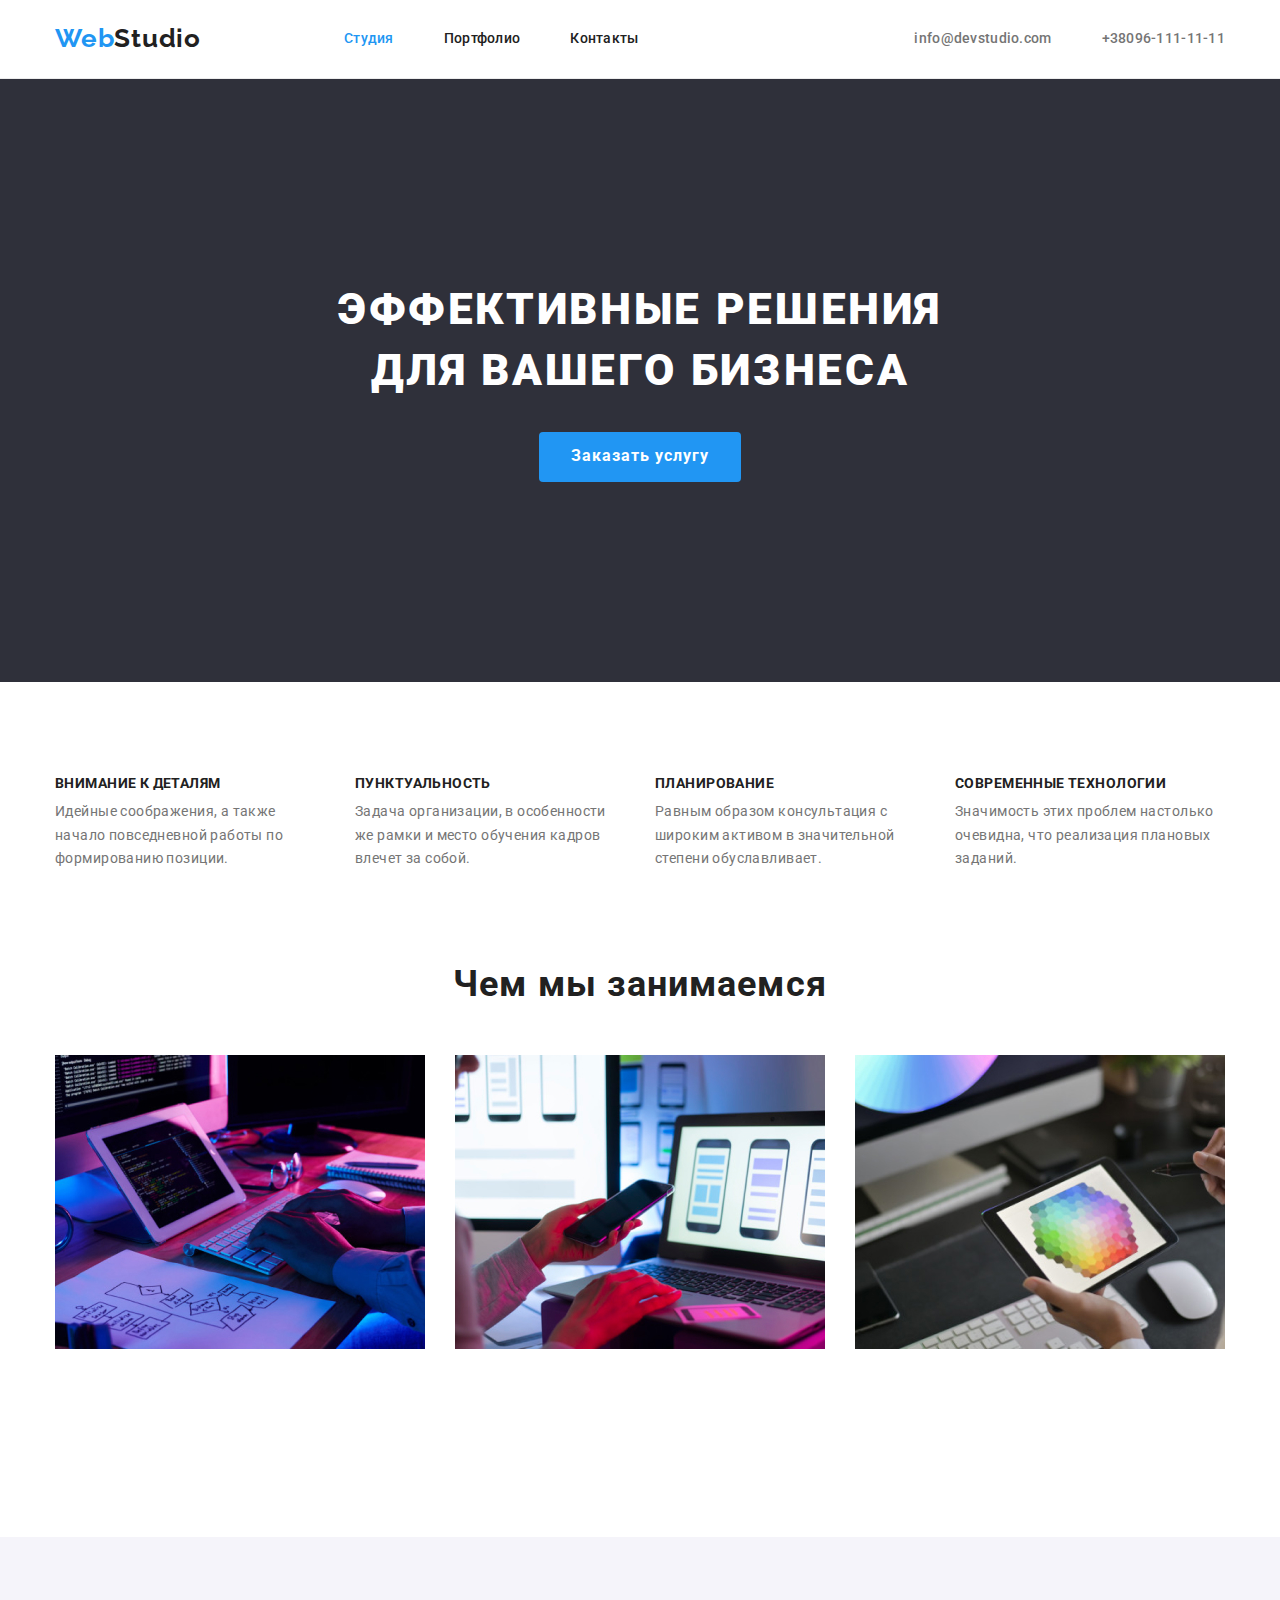
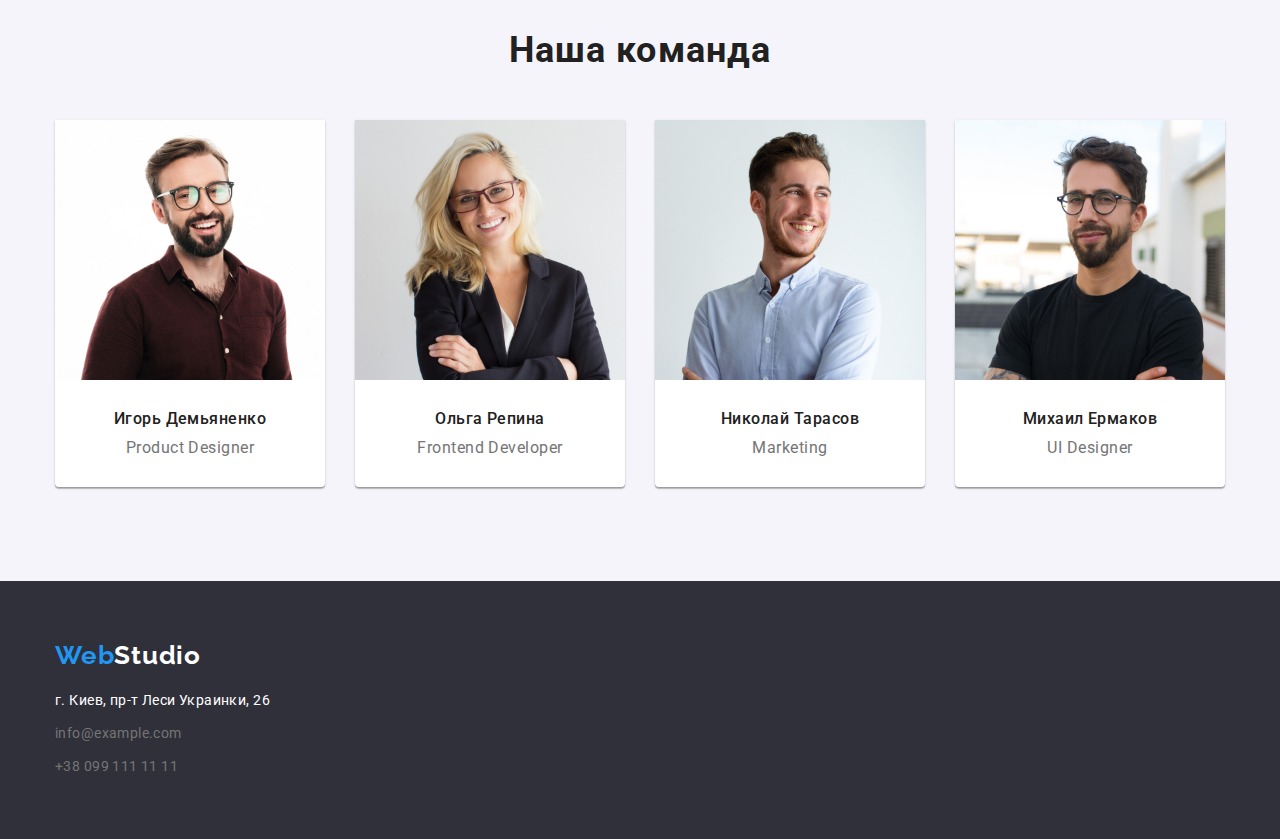
<file: index.html>
<!DOCTYPE html>
<html lang="ru">
  <head>
    <meta charset="UTF-8" />
    <meta http-equiv="X-UA-Compatible" content="IE=edge" />
    <meta name="viewport" content="width=device-width, initial-scale=1.0" />
    <title>Web-studio</title>
    <link rel="preconnect" href="https://fonts.googleapis.com" />
    <link rel="preconnect" href="https://fonts.gstatic.com" crossorigin />
    <link
      href="https://fonts.googleapis.com/css2?family=Raleway:wght@700&family=Roboto:wght@400;500;700;900&display=swap"
      rel="stylesheet"
    />
    <link
      rel="stylesheet"
      href="https://cdnjs.cloudflare.com/ajax/libs/modern-normalize/1.1.0/modern-normalize.min.css
"
    />
    <link rel="stylesheet" href="./css/style.css" />
  </head>
  <body class="body">
    <!-- Шапка сайта -->
    <header class="header">
      <div class="container">
        <nav class="header-title">
          <a href="./index.html" class="header-logo-nav">
            <span class="header-logo-web">Web</span
            ><span class="header-logo-studio">Studio</span>
          </a>
          <ul class="header-list">
            <li class="header-item">
              <a href="./index.html" class="header-link current">Студия</a>
            </li>
            <li class="header-item">
              <a href="./portfolio.html" class="header-link">Портфолио</a>
            </li>
            <li class="header-item">
              <a href="" class="header-link">Контакты</a>
            </li>
          </ul>
        </nav>
        <ul class="header-list-connect">
          <li class="header-item-connection">
            <a href="mailto:info@devstudio.com" class="header-link-mail"
              >info@devstudio.com</a
            >
          </li>
          <li class="header-item-connection">
            <a href="tel:+380961111111" class="header-link-tel"
              >+38096-111-11-11</a
            >
          </li>
        </ul>
      </div>
    </header>

    <main class="main">
      <!-- Герой -->
      <section class="hero">
        <div class="container flex">
          <h1 class="hero-caption">Эффективные решения для вашего бизнеса</h1>
          <button type="button" class="hero-btn">Заказать услугу</button>
        </div>
      </section>
      <!-- Контент -->
      <section class="content">
        <div class="container">
          <div class="content-section">
            <ul class="content-list">
              <li class="content-item">
                <h2 class="content-caption">Внимание к деталям</h2>
                <p class="content-text">
                  Идейные соображения, а также начало повседневной работы по
                  формированию позиции.
                </p>
              </li>
              <li class="content-item">
                <h2 class="content-caption">Пунктуальность</h2>
                <p class="content-text">
                  Задача организации, в особенности же рамки и место обучения
                  кадров влечет за собой.
                </p>
              </li>
              <li class="content-item">
                <h2 class="content-caption">Планирование</h2>
                <p class="content-text">
                  Равным образом консультация с широким активом в значительной
                  степени обуславливает.
                </p>
              </li>
              <li class="content-item">
                <h2 class="content-caption">Современные технологии</h2>
                <p class="content-text">
                  Значимость этих проблем настолько очевидна, что реализация
                  плановых заданий.
                </p>
              </li>
            </ul>
          </div>
        </div>
      </section>
      <!-- Род занятий -->
      <section class="employment">
        <div class="container employment">
          <h2 class="employment-caption">Чем мы занимаемся</h2>
          <ul class="employment-list">
            <li class="employment-item">
              <img
                src="./image/img.jpg"
                alt="кодирование-на-планшете"
                class="image"
              />
            </li>
            <li class="employment-item">
              <img
                src="./image/tel-in-hand.jpg"
                alt="телефон-в-руках"
                class="image"
              />
            </li>
            <li class="employment-item">
              <img
                src="./image/leptop.jpg"
                alt="выбор-цвета-на-планшете"
                class="image"
              />
            </li>
          </ul>
        </div>
      </section>
      <!-- Команда работников -->
      <section class="team">
        <div class="container team">
          <h2 class="team-caption">Наша команда</h2>
          <ul class="team-list">
            <li class="team-item">
              <img src="./image/igor-d.jpg" alt="" width="270" class="image" />
              <h3 class="team-name">Игорь Демьяненко</h3>
              <p class="team-text">Product Designer</p>
            </li>
            <li class="team-item">
              <img src="./image/olg-r.jpg " alt="" width="270" class="image" />
              <h3 class="team-name">Ольга Репина</h3>
              <p class="team-text">Frontend Developer</p>
            </li>
            <li class="team-item">
              <img src="./image/nicolay.jpg" alt="" width="270" class="image" />
              <h3 class="team-name">Николай Тарасов</h3>
              <p class="team-text">Marketing</p>
            </li>
            <li class="team-item">
              <img
                src="./image/myhail-e.jpg"
                alt=""
                width="270"
                class="image"
              />
              <h3 class="team-name">Михаил Ермаков</h3>
              <p class="team-text">UI Designer</p>
            </li>
          </ul>
        </div>
      </section>
    </main>
    <!-- Футер страницы -->
    <footer class="footer">
      <div class="container footers">
        <a href="./index.html" class="footer-logo-nav">
          <span class="footer-logo-web">Web</span
          ><span class="footer-logo-studio">Studio</span>
        </a>
        <address class="footer-address">
          <ul class="footer-list">
            <li class="footer-item">
              <a href="" class="adds">г. Киев, пр-т Леси Украинки, 26</a>
            </li>
            <li class="footer-item">
              <a href="mailto:info@example.com" class="footer-link-mail"
                >info@example.com</a
              >
            </li>
            <li class="footer-item">
              <a href="+380991111111" class="footer-link-tel"
                >+38 099 111 11 11</a
              >
            </li>
          </ul>
        </address>
      </div>
    </footer>
  </body>
</html>
</file>
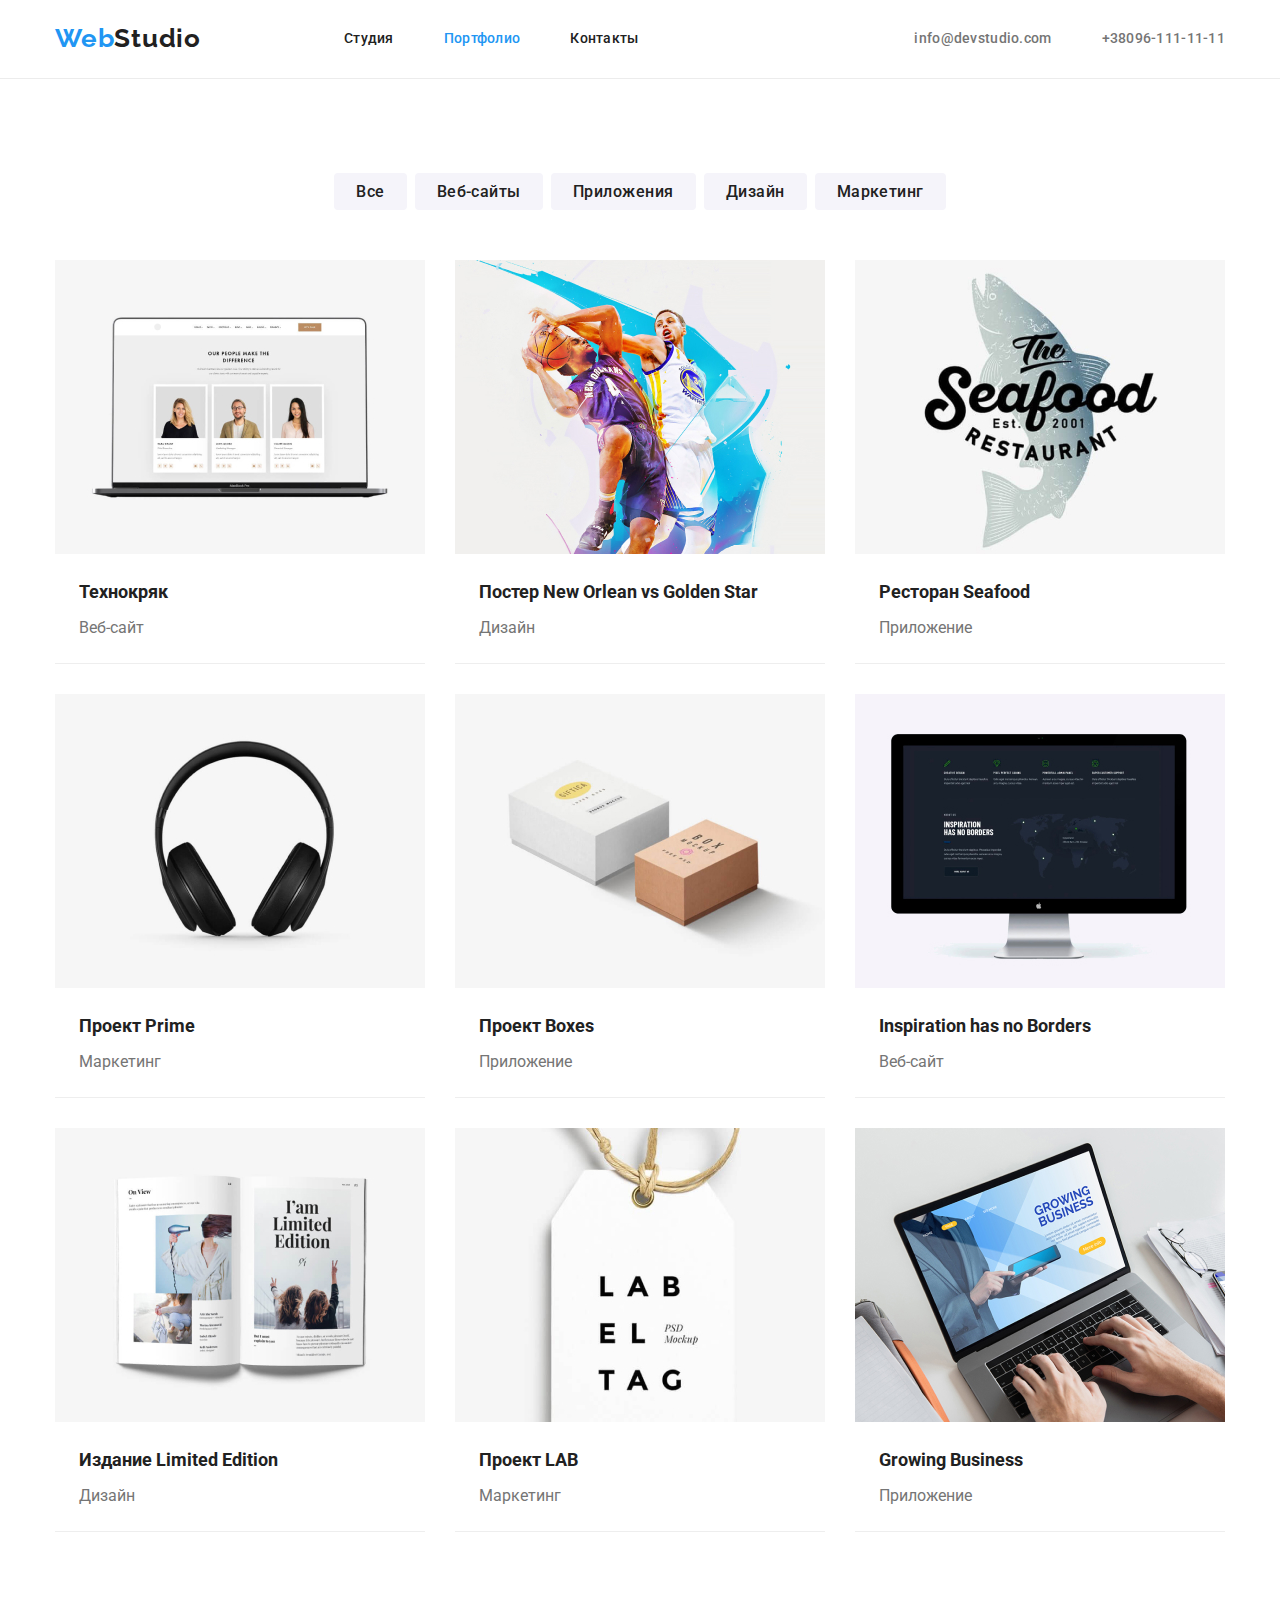
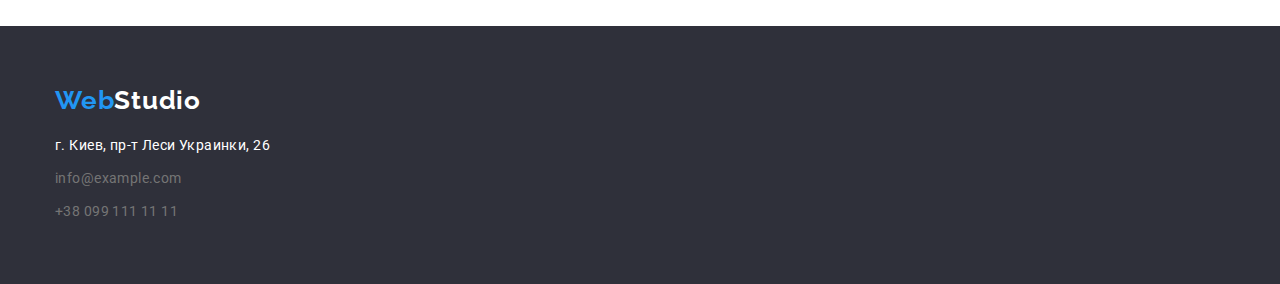
<file: portfolio.html>
<!DOCTYPE html>
<html lang="ru">
  <head>
    <meta charset="UTF-8" />
    <meta http-equiv="X-UA-Compatible" content="IE=edge" />
    <meta name="viewport" content="width=device-width, initial-scale=1.0" />
    <title>Web-studio</title>
    <link rel="preconnect" href="https://fonts.googleapis.com" />
    <link rel="preconnect" href="https://fonts.gstatic.com" crossorigin />
    <link
      href="https://fonts.googleapis.com/css2?family=Raleway:wght@700&family=Roboto:wght@400;500;700;900&display=swap"
      rel="stylesheet"
    />
    <link
      rel="stylesheet"
      href="https://cdnjs.cloudflare.com/ajax/libs/modern-normalize/1.1.0/modern-normalize.min.css
"
    />
    <link rel="stylesheet" href="./css/style.css" />
  </head>
  <body class="body">
    <!-- Шапка портфолио -->
    <header class="header">
      <div class="container">
        <nav class="header-title">
          <a href="./index.html" class="header-logo-nav"
            ><span class="header-logo-web">Web</span
            ><span class="header-logo-studio">Studio</span></a
          >
          <ul class="header-list">
            <li class="header-item">
              <a href="./index.html" class="header-link">Студия</a>
            </li>
            <li class="header-item">
              <a href="" class="header-link current">Портфолио</a>
            </li>
            <li class="header-item">
              <a href="" class="header-link">Контакты</a>
            </li>
          </ul>
        </nav>
        <div class="header-link-cnct">
          <ul class="header-list-connect">
            <li class="header-item-connection">
              <a href="mailto:info@devstudio.com" class="header-link-mail"
                >info@devstudio.com</a
              >
            </li>
            <li class="header-item-connection">
              <a href="tel:+380961111111" class="header-link-tel"
                >+38096-111-11-11</a
              >
            </li>
          </ul>
        </div>
      </div>
    </header>
    <!-- Категории портфолио -->
    <main>
      <section class="section-category">
        <h1 style="display: none">Категории портфолио</h1>
        <div class="container">
          <ul class="categories-list category">
            <li class="category-item">
              <button type="button" class="category-btn">Все</button>
            </li>
            <li class="category-item">
              <button type="button" class="category-btn">Веб-сайты</button>
            </li>
            <li class="category-item">
              <button type="button" class="category-btn">Приложения</button>
            </li>
            <li class="category-item">
              <button type="button" class="category-btn">Дизайн</button>
            </li>
            <li class="category-item">
              <button type="button" class="category-btn">Маркетинг</button>
            </li>
          </ul>

          <!-- Категория "Все" -->
          <ul class="scroll-list">
            <li class="scroll-item">
              <img
                src="./image/vebsite.jpg"
                alt="фото сотрудников на ноутбуке"
                width="370"
                class="image"
              />
              <div class="text">
                <h2 class="scroll-caption">Технокряк</h2>
                <p class="scroll-text">Веб-сайт</p>
              </div>
            </li>
            <li class="scroll-item">
              <img
                src="./image/design-bascket.jpg"
                alt="Два баскетболиста с мячом"
                width="370"
                class="image"
              />
              <div class="text">
                <h2 class="scroll-caption">Постер New Orlean vs Golden Star</h2>
                <p class="scroll-text">Дизайн</p>
              </div>
            </li>
            <li class="scroll-item">
              <img
                src="./image/prylozhenie-seafood.jpg"
                alt="Название ресторана"
                width="370"
                class="image"
              />
              <div class="text">
                <h2 class="scroll-caption">Ресторан Seafood</h2>
                <p class="scroll-text">Приложение</p>
              </div>
            </li>
            <li class="scroll-item">
              <img
                src="./image/marketing.jpg"
                alt="Наушники"
                width="370"
                class="image"
              />
              <div class="text">
                <h2 class="scroll-caption">Проект Prime</h2>
                <p class="scroll-text">Маркетинг</p>
              </div>
            </li>
            <li class="scroll-item">
              <img
                src="./image/prylozhenie-box.jpg"
                alt="Две коробки"
                width="370"
                class="image"
              />
              <div class="text">
                <h2 class="scroll-caption">Проект Boxes</h2>
                <p class="scroll-text">Приложение</p>
              </div>
            </li>
            <li class="scroll-item">
              <img
                src="./image/vebsite-second.jpg"
                alt="Монитор экрана"
                width="370"
                class="image"
              />
              <div class="text">
                <h2 lang="en" class="scroll-caption">
                  Inspiration has no Borders
                </h2>
                <p class="scroll-text">Веб-сайт</p>
              </div>
            </li>
            <li class="scroll-item">
              <img
                src="./image/design-magazine.jpg"
                alt="Журнал"
                width="370"
                class="image"
              />
              <div class="text">
                <h2 class="scroll-caption">Издание Limited Edition</h2>
                <p class="scroll-text">Дизайн</p>
              </div>
            </li>
            <li class="scroll-item">
              <img
                src="./image/lab.jpg"
                alt="Этикетка"
                width="370"
                class="image"
              />
              <div class="text">
                <h2 class="scroll-caption">Проект LAB</h2>
                <p class="scroll-text">Маркетинг</p>
              </div>
            </li>
            <li class="scroll-item">
              <img
                src="./image/prylozhenie-business.jpg"
                alt="Ноутбук"
                width="370"
                class="image"
              />
              <div class="text">
                <h2 lang="en" class="scroll-caption">Growing Business</h2>
                <p class="scroll-text">Приложение</p>
              </div>
            </li>
          </ul>
        </div>
      </section>
    </main>
    <!-- Футер страницы -->
    <footer class="footer">
      <section class="footer-section">
        <div class="container footers">
          <h2 style="display: none">Футер</h2>
          <a href="./index.html" class="footer-logo-nav">
            <span class="footer-logo-web">Web</span
            ><span class="footer-logo-studio">Studio</span>
          </a>
          <address class="footer-address">
            <ul class="footer-list">
              <li class="footer-item">
                <a href="" class="adds">г. Киев, пр-т Леси Украинки, 26</a>
              </li>
              <li class="footer-item">
                <a href="mailto:info@example.com" class="footer-link-mail"
                  >info@example.com</a
                >
              </li>
              <li class="footer-item">
                <a href="+380991111111" class="footer-link-tel"
                  >+38 099 111 11 11</a
                >
              </li>
            </ul>
          </address>
        </div>
      </section>
    </footer>
  </body>
</html>
</file>
<file: css/style.css>
:root {
    --brand-color: #212121;
}
p,
h1,
h2,
h3,
h4,
h5,
h6{
    margin: 0;
}
ul{
    margin:0;
    padding-left: 0;
}
ol,
li {
    list-style: none;
}
.body {
    font-family: 'Roboto', sans-serif, Arial;
    color: #757575;
}

/* ----------------------header-------------------- */
    .header-line {
    border-bottom: 1px solid #ECECEC;
    left: 0px;
    top: 0px;
    }
    .header{
    background-color: #FFFFFF;
    border-bottom: 1px solid #ECECEC;
    left: 0px;
    top: 0px;
    padding-top: 24px;
    padding-bottom: 25px;
    }
    .header-logo-nav{
    text-decoration: none;
    color: var(--brand-color);
    font-family: 'Raleway';
    font-weight: 700;
    font-size: 26px;
    line-height: 1.1;
    letter-spacing: 0.03em;
}
    .header-logo-web{   
    color: #2196F3;
}
    .header-logo-studio{
    color: var(--brand-color)
}
.container {
    margin: 0 auto;
    width: 1200px;
    padding-left: 15px;
    padding-right: 15px;
}
.header-title{
    display: flex;
}
.header-list{
    display: flex;
    margin-left: 93px;
    align-items: center;
}
.header-item:hover,
.header-item:focus{
    color: #2196F3;
}

.header-list .header-item{
    margin-left: 50px;
}
.header-link-cnct{
    margin-left: auto;
}
.header-list-connect{
    display: flex;
    margin-left: auto;
}
.header .container{
    display: flex;
    align-items: center;
}
.header-link {
    font-weight: 500;
    color: var(--brand-color);
    font-size: 14px;
    line-height: 1.1;
    letter-spacing: 0.02em;
    text-decoration: none;
}
.header-link:hover,
.header-link:focus {
    color: #2196F3;
}
.header-list .header-link.current {
    color: #2196F3;
}
.header-item-connection:not(:last-child){
    margin-right: 50px;
}
.header-link-mail {
    color: #757575;
    font-weight: 500;
    font-size: 14px;
    line-height: 1.1;
    letter-spacing: 0.02em;
    text-decoration: none;}
.header-link-mail:hover,
.header-link-mail:focus {
    color: #2196F3;
}
.header-link-tel {
    color: #757575;
    font-weight: 500;
    font-size: 14px;
    line-height: 1.1;
    letter-spacing: 0.02em;
    text-decoration: none;
    margin: 0;
}
.header-link-tel:hover,
.header-link-tel:focus {
    color: #2196F3;
}
/* ----------------------hero------------------- */
.flex {
    display: flex;
    justify-content: center;
    align-items: center;
    flex-direction: column;
}
.hero{
    background-color: #2F303A;
    padding: 200px 0;
}
.hero-caption{
    color: #FFFFFF;
    font-weight: 900;
    font-size: 44px;
    line-height: 1.4;
    letter-spacing: 0.06em;
    text-align: center;
    text-transform: uppercase;
    max-width: 695px;
    margin-bottom: 30px;
}
.hero-btn{
    color: #FFFFFF;
    background-color: #2196F3;
    min-width: 200px;
    height: 50px;
    font-weight: 700;
    font-size: 16px;
    line-height: 1.8;
    cursor: pointer;
    letter-spacing: 0.06em;
    display: flex;
    font-family: inherit;
    padding: 10px 32px;
    border: 1px transparent;
    border-radius: 4px;
}
.hero-btn:hover,
.hero-btn:focus{
    background-color: #188CE8;
}
/* ------------------контент------------------------- */
.content{
    padding-top: 94px;
    padding-bottom: 94px;
}

.content-item:not(:last-child){
    margin-right: 30px;
}

.content-list{
    display: flex;
    justify-content: space-between;
}
.content-caption{
    color: var(--brand-color);
    font-weight: 700;
    font-size: 14px;
    line-height: 1.0;
    letter-spacing: 0.03em;
    text-transform: uppercase;
    margin-bottom: 10px;
}
.content-text{
    font-weight: 400;
    font-size: 14px;
    line-height: 1.7;
    letter-spacing: 0.03em;
    max-width: 270px;
}
/* ----------------Род занятий--------------------------- */
.employment{
    padding-bottom: 94px;
}
.employment-list{
    display: flex;
    justify-content: space-between;
}
.employment-item:not(:last-child){
    margin-right: 30px;
}
.employment-caption{
    color: var(--brand-color);
    font-weight: 700;
    font-size: 36px;
    line-height: 1.1;
    letter-spacing: 0.03em;
    text-align: center;
    margin-bottom: 50px;
}
/* ------------------Наша команда------------------- */
.image {
    display: block;
    width: 100%;
    height: auto;
}
.container.team{
    padding-top: 0;
    padding-bottom: 0;
}
.team{
    background-color: #F5F4FA;
    padding-top: 94px;
    padding-bottom: 94px;
}
.team-caption{
    color: var(--brand-color);
    font-weight: 700;
    font-size: 36px;
    line-height: 1.1;
    letter-spacing: 0.03em;
    text-align: center;
    margin-bottom: 50px;
    margin-top: 0;
}
.team-list{
    display: flex;
    justify-content: space-between;
}
.team-item:not(:last-child){
    margin-right: 30px;
}
.team-item{
    text-align: center;
    box-shadow: 0px 1px 3px rgba(0, 0, 0, 0.12), 0px 1px 1px rgba(0, 0, 0, 0.14), 0px 2px 1px rgba(0, 0, 0, 0.2);
    border-radius: 0px 0px 4px 4px;
    background-color: #FFFFFF;
}
.team-name{
    color: var(--brand-color);
    font-weight: 500;
    font-size: 16px;
    line-height: 1.1;
    letter-spacing: 0.03em;
    padding-top: 30px;
    margin-bottom: 11px;
}
.team-text{
    font-weight: 400;
    font-size: 16px;
    line-height: 1.1;
    letter-spacing: 0.03em;
    padding-bottom: 30px;
}
/* ---------------------Футер------------------- */
.container.footers{
    display: flex;
    flex-direction: column;
}

.footer-logo-nav{
    text-decoration: none;
    color: var(--brand-color);
    font-family: 'Raleway';
    font-weight: 700;
    font-size: 26px;
    line-height: 1.1;
    letter-spacing: 0.03em;
    margin-bottom: 20px;
}
.footer{
    background-color: #2F303A;
    padding-top: 60px;
    padding-bottom: 60px;
}
.footer-logo-web {
    color: #2196F3;
}
.footer-logo-studio{
    color: #FFFFFF;
}
.footer-item:not(:last-child){
margin-bottom: 9px;
}
.adds{
    color: #FFFFFF;
    font-weight: 400;
    font-size: 14px;
    line-height: 1.7;
    font-style: normal;
    letter-spacing: 0.03em;
    text-decoration: none;}
.adds:hover,
.adds:focus {
    color: #2196F3;
}
.footer-link-mail {
    color: #757575;
    font-weight: 400;
    font-size: 14px;
    line-height: 1.7;
    font-style: normal;
    letter-spacing: 0.03em;
    text-decoration: none;}
.footer-link-mail:hover,
.footer-link-mail:focus {
    color: #2196F3;
}
.footer-link-tel {
    color: #757575;
    font-weight: 400;
    font-size: 14px;
    line-height: 1.7;
    font-style: normal;
    letter-spacing: 0.03em;
    text-decoration: none;}
.footer-link-tel:hover,
.footer-link-tel:focus {
    color: #2196F3;
}
/* -------------------Портфолио--------------------- 🤠 */
.categories-list{
margin-bottom: 50px;
}
.category{
    display: flex;
    justify-content: center;
}
.category-item:not(:last-child){
    margin-right: 8px;
}
.section-category{
    padding-top: 94px;
    padding-bottom: 94px;
}
.category-btn{
    color: var(--brand-color);
    background-color: #F5F4FA;
    cursor: pointer;
    font-weight: 500;
    font-size: 16px;
    line-height: 1.6;
    font-family: inherit;
    display: flex;
    border-radius: 4px;   
    border: 1px transparent;
    padding: 6px 22px 6px 22px;
    letter-spacing: 0.03em;
}
.category-btn:hover,
.category-btn:focus  {
    color: #FFFFFF;
    background-color: #2196F3;
    box-shadow: 0px 3px 1px rgba(0, 0, 0, 0.1), 0px 1px 2px rgba(0, 0, 0, 0.08), 0px 2px 2px rgba(0, 0, 0, 0.12);
    border-radius: 4px;
}
.scroll-list{
    display: flex;
    flex-wrap: wrap;
    margin: -15px;
}
.scroll-item{
    width: calc(100% / 3 - 30px);
    margin: 15px;
    border-bottom: 1px solid #EEEEEE;
}
.scroll-caption{
    color: var(--brand-color);
    font-weight: 700;
    font-size: 18px;
    line-height: 2;
    text-decoration: none;
    margin-bottom: 4px;}
.scroll-text{
    font-weight: 400;
    font-size: 16px;
    line-height: 1.8;
    text-decoration: none;
}
.text{
    padding: 20px 24px;
}
</file>
